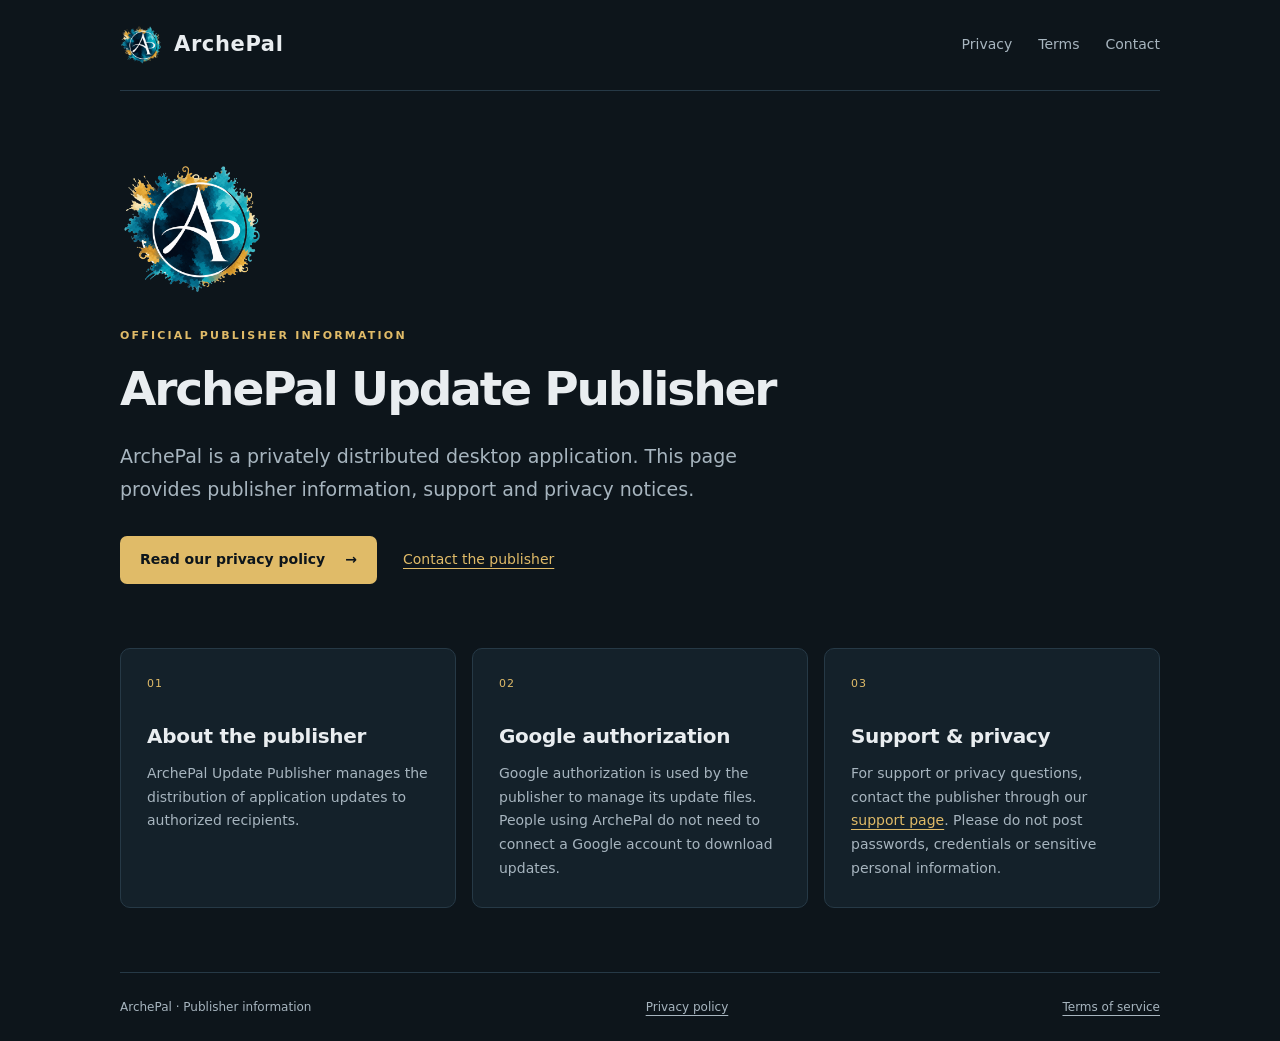
<file: index.html>
<!doctype html>
<html lang="en">
<head>
  <meta charset="utf-8">
  <meta name="viewport" content="width=device-width,initial-scale=1">
  <meta name="description" content="Official information, support and privacy notices for ArchePal Update Publisher.">
  <title>ArchePal Update Publisher</title>
  <link rel="icon" href="logo.png" type="image/png">
  <link rel="stylesheet" href="style.css">
</head>
<body>
  <header class="header wrap">
    <a class="brand" href="./"><img src="logo.png" width="42" height="42" alt=""><span>ArchePal</span></a>
    <nav aria-label="Main navigation"><a href="privacy.html">Privacy</a><a href="terms.html">Terms</a><a href="https://github.com/vibez729/archepal-info/issues">Contact</a></nav>
  </header>
  <main class="wrap">
    <section class="hero">
      <img class="hero-logo" src="logo.png" width="144" height="144" alt="ArchePal logo">
      <p class="eyebrow">Official publisher information</p>
      <h1>ArchePal Update Publisher</h1>
      <p class="lead">ArchePal is a privately distributed desktop application. This page provides publisher information, support and privacy notices.</p>
      <div class="actions"><a class="button" href="privacy.html">Read our privacy policy <span aria-hidden="true">→</span></a><a class="text-link" href="https://github.com/vibez729/archepal-info/issues">Contact the publisher</a></div>
    </section>
    <section class="cards" aria-label="Publisher information">
      <article class="card"><p class="number">01</p><h2>About the publisher</h2><p>ArchePal Update Publisher manages the distribution of application updates to authorized recipients.</p></article>
      <article class="card"><p class="number">02</p><h2>Google authorization</h2><p>Google authorization is used by the publisher to manage its update files. People using ArchePal do not need to connect a Google account to download updates.</p></article>
      <article class="card"><p class="number">03</p><h2>Support &amp; privacy</h2><p>For support or privacy questions, contact the publisher through our <a href="https://github.com/vibez729/archepal-info/issues">support page</a>. Please do not post passwords, credentials or sensitive personal information.</p></article>
    </section>
  </main>
  <footer class="footer wrap"><span>ArchePal · Publisher information</span><a href="privacy.html">Privacy policy</a><a href="terms.html">Terms of service</a></footer>
</body>
</html>
</file>
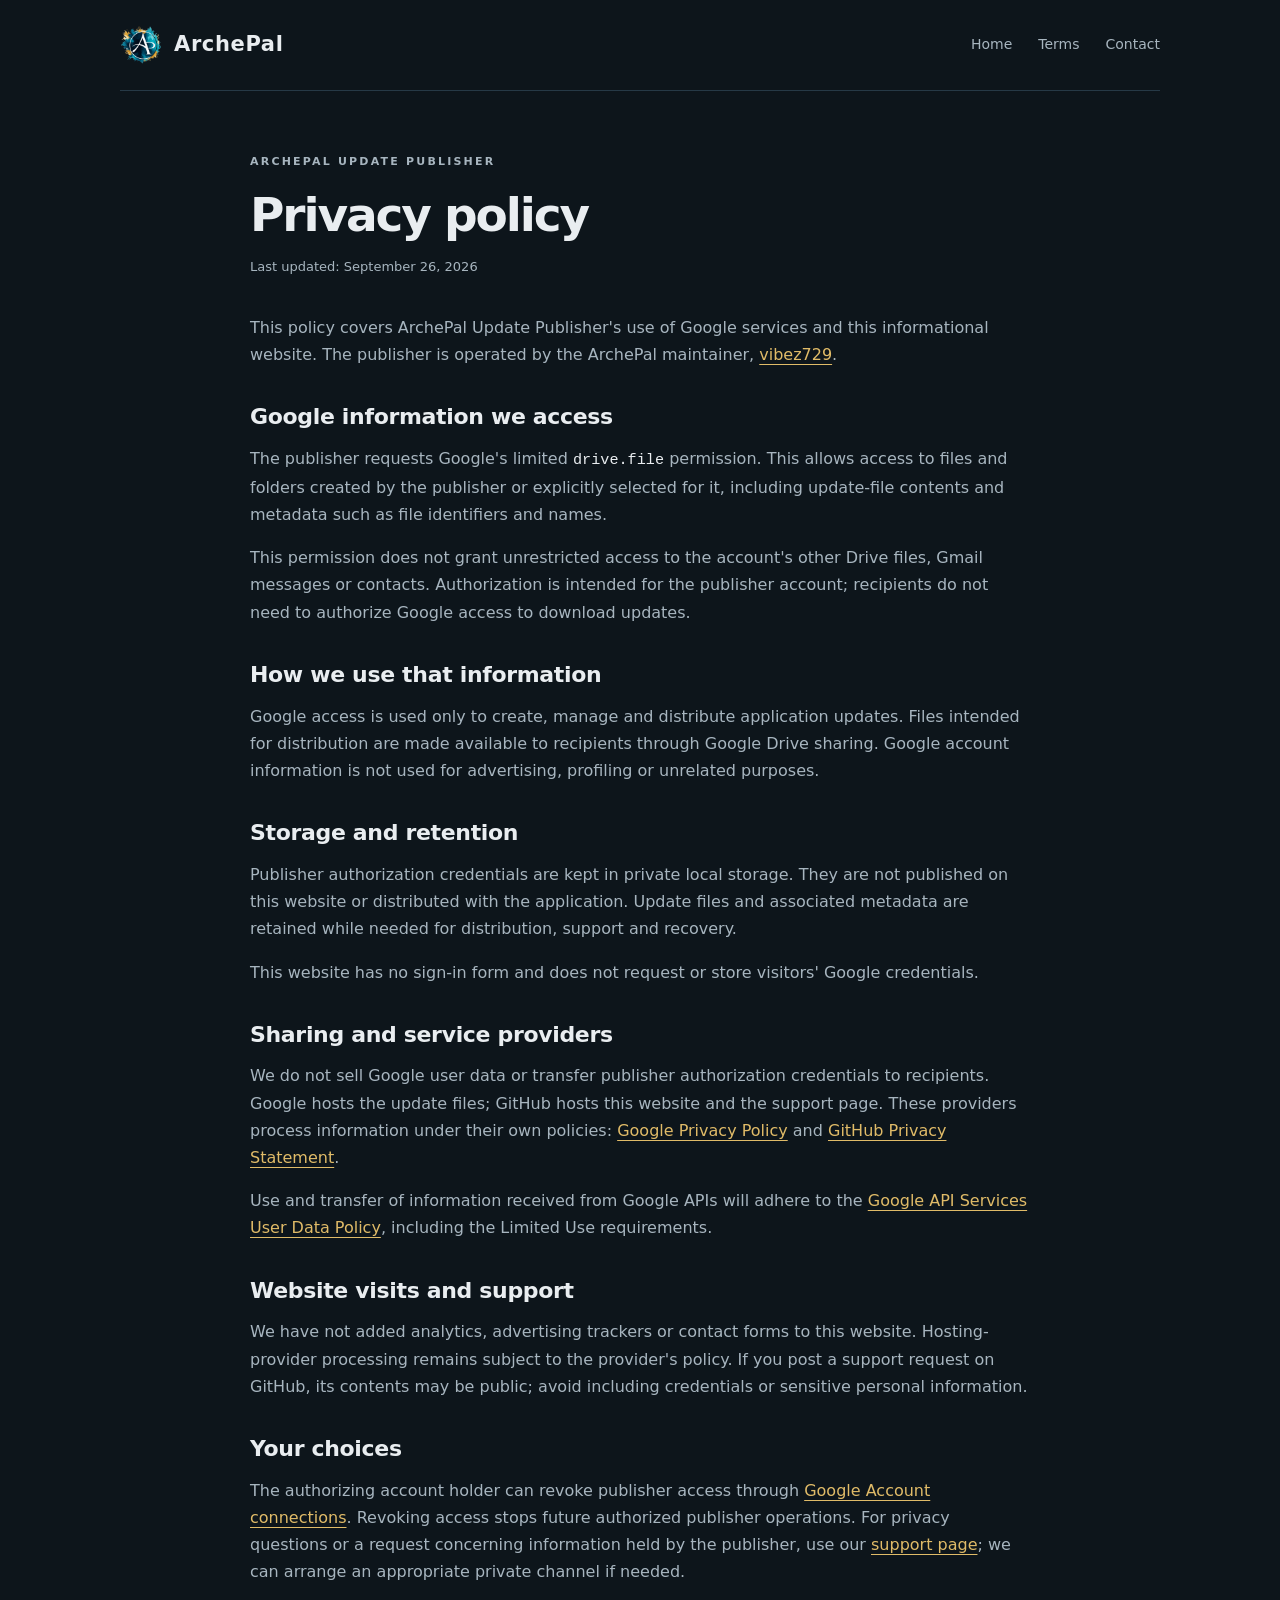
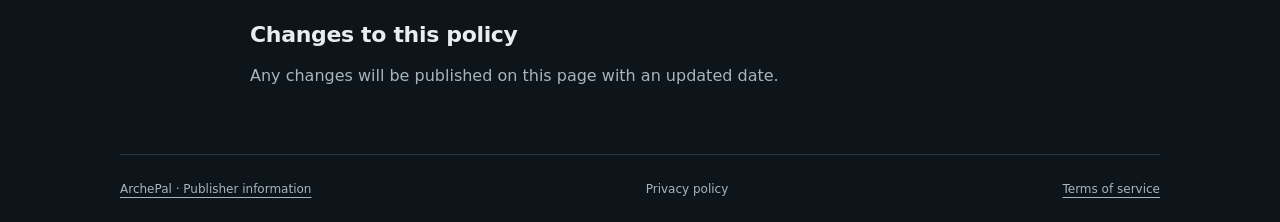
<file: privacy.html>
<!doctype html>
<html lang="en">
<head>
  <meta charset="utf-8">
  <meta name="viewport" content="width=device-width,initial-scale=1">
  <meta name="description" content="Privacy policy for ArchePal Update Publisher and its informational website.">
  <title>Privacy Policy · ArchePal Update Publisher</title>
  <link rel="icon" href="logo.png" type="image/png">
  <link rel="stylesheet" href="style.css">
</head>
<body>
  <header class="header wrap">
    <a class="brand" href="./"><img src="logo.png" width="42" height="42" alt=""><span>ArchePal</span></a>
    <nav aria-label="Main navigation"><a href="./">Home</a><a href="terms.html">Terms</a><a href="https://github.com/vibez729/archepal-info/issues">Contact</a></nav>
  </header>
  <main class="wrap policy">
    <p class="eyebrow">ArchePal Update Publisher</p>
    <h1>Privacy policy</h1>
    <p class="updated">Last updated: September 26, 2026</p>
    <p>This policy covers ArchePal Update Publisher's use of Google services and this informational website. The publisher is operated by the ArchePal maintainer, <a href="https://github.com/vibez729">vibez729</a>.</p>
    <section><h2>Google information we access</h2><p>The publisher requests Google's limited <code>drive.file</code> permission. This allows access to files and folders created by the publisher or explicitly selected for it, including update-file contents and metadata such as file identifiers and names.</p><p>This permission does not grant unrestricted access to the account's other Drive files, Gmail messages or contacts. Authorization is intended for the publisher account; recipients do not need to authorize Google access to download updates.</p></section>
    <section><h2>How we use that information</h2><p>Google access is used only to create, manage and distribute application updates. Files intended for distribution are made available to recipients through Google Drive sharing. Google account information is not used for advertising, profiling or unrelated purposes.</p></section>
    <section><h2>Storage and retention</h2><p>Publisher authorization credentials are kept in private local storage. They are not published on this website or distributed with the application. Update files and associated metadata are retained while needed for distribution, support and recovery.</p><p>This website has no sign-in form and does not request or store visitors' Google credentials.</p></section>
    <section><h2>Sharing and service providers</h2><p>We do not sell Google user data or transfer publisher authorization credentials to recipients. Google hosts the update files; GitHub hosts this website and the support page. These providers process information under their own policies: <a href="https://policies.google.com/privacy">Google Privacy Policy</a> and <a href="https://docs.github.com/en/site-policy/privacy-policies/github-general-privacy-statement">GitHub Privacy Statement</a>.</p><p>Use and transfer of information received from Google APIs will adhere to the <a href="https://developers.google.com/terms/api-services-user-data-policy">Google API Services User Data Policy</a>, including the Limited Use requirements.</p></section>
    <section><h2>Website visits and support</h2><p>We have not added analytics, advertising trackers or contact forms to this website. Hosting-provider processing remains subject to the provider's policy. If you post a support request on GitHub, its contents may be public; avoid including credentials or sensitive personal information.</p></section>
    <section><h2>Your choices</h2><p>The authorizing account holder can revoke publisher access through <a href="https://myaccount.google.com/connections">Google Account connections</a>. Revoking access stops future authorized publisher operations. For privacy questions or a request concerning information held by the publisher, use our <a href="https://github.com/vibez729/archepal-info/issues">support page</a>; we can arrange an appropriate private channel if needed.</p></section>
    <section><h2>Changes to this policy</h2><p>Any changes will be published on this page with an updated date.</p></section>
  </main>
  <footer class="footer wrap"><a href="./">ArchePal · Publisher information</a><span>Privacy policy</span><a href="terms.html">Terms of service</a></footer>
</body>
</html>
</file>
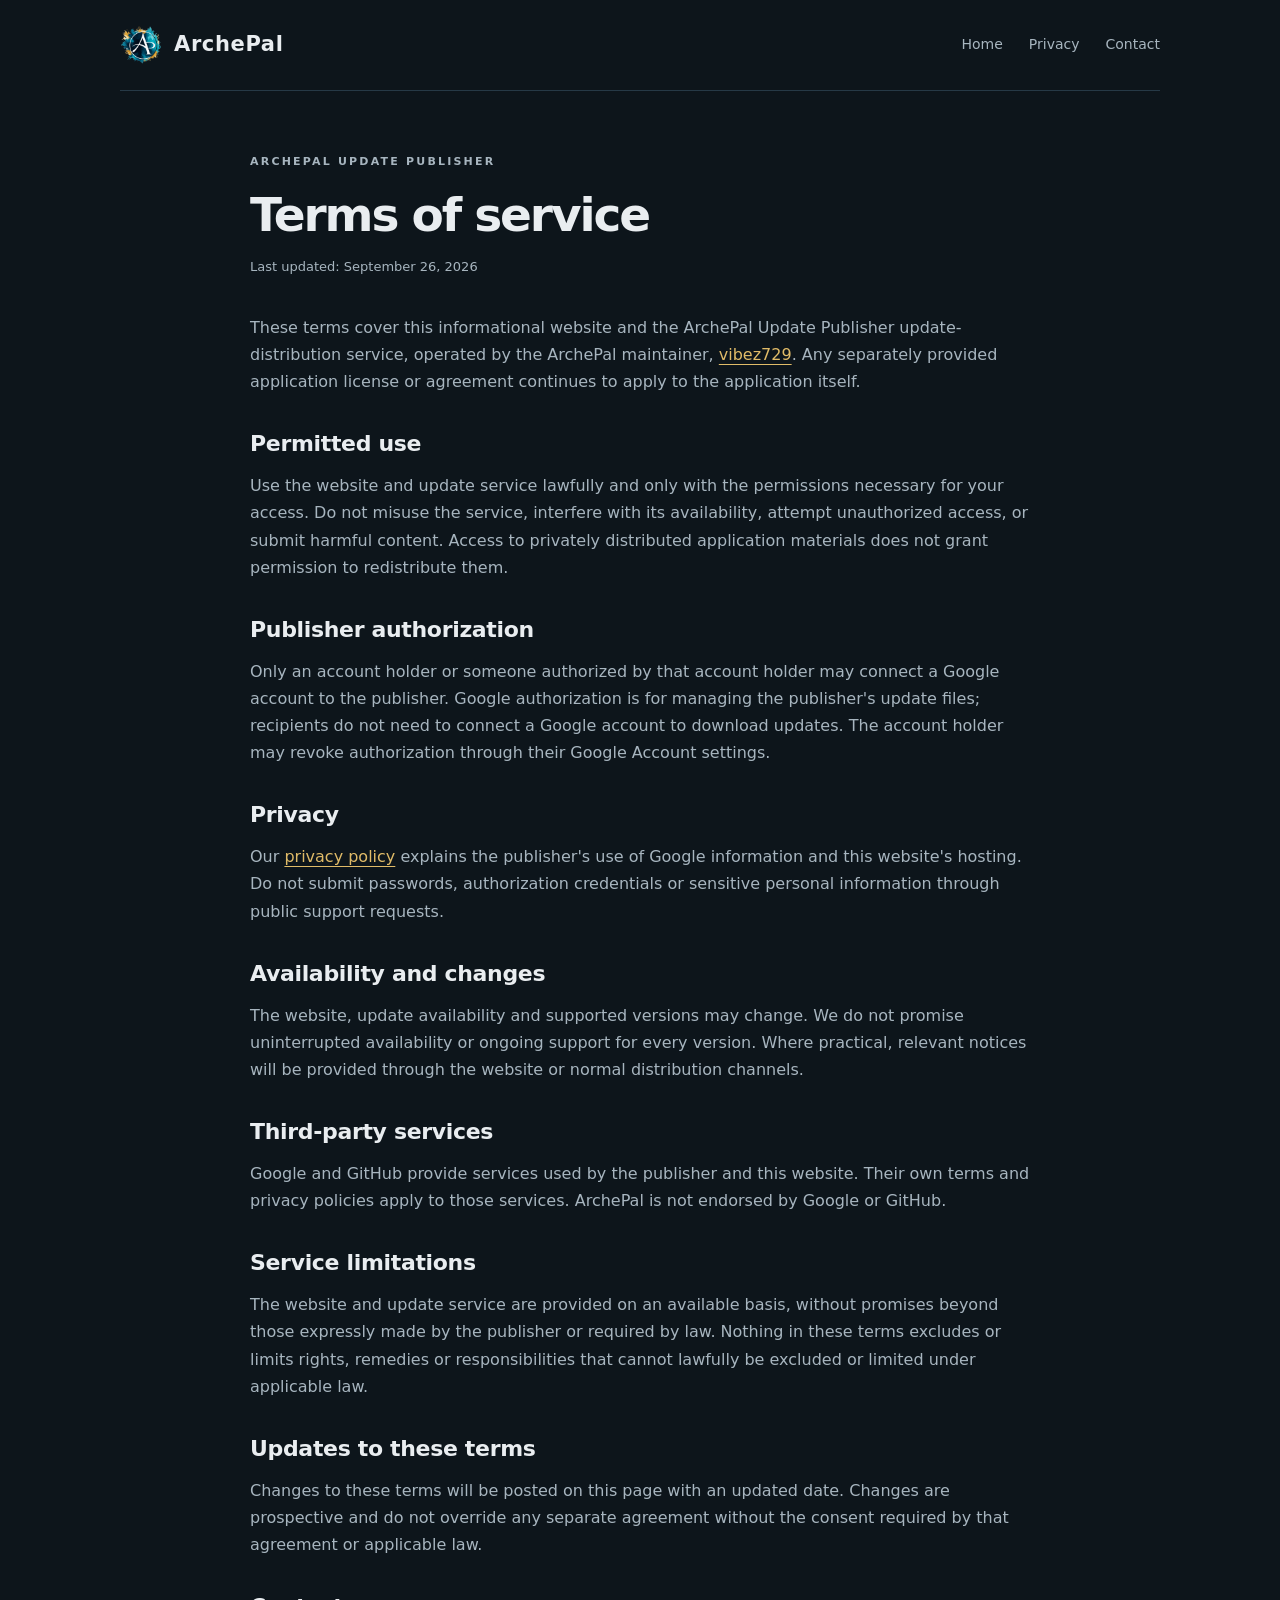
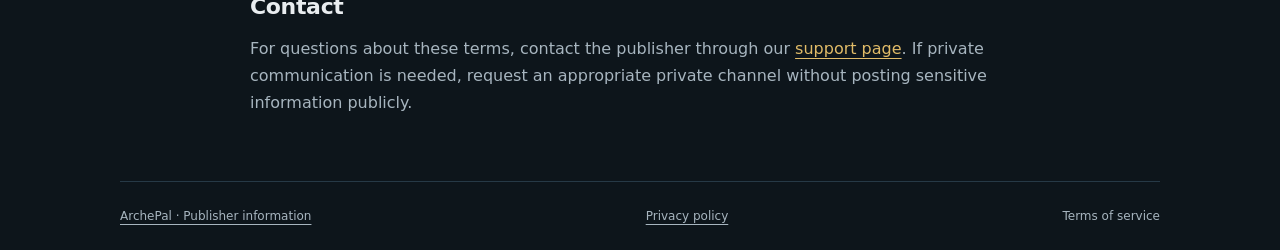
<file: terms.html>
<!doctype html>
<html lang="en">
<head>
  <meta charset="utf-8">
  <meta name="viewport" content="width=device-width,initial-scale=1">
  <meta name="description" content="Terms of service for ArchePal Update Publisher and its informational website.">
  <title>Terms of Service · ArchePal Update Publisher</title>
  <link rel="icon" href="logo.png" type="image/png">
  <link rel="stylesheet" href="style.css">
</head>
<body>
  <header class="header wrap">
    <a class="brand" href="./"><img src="logo.png" width="42" height="42" alt=""><span>ArchePal</span></a>
    <nav aria-label="Main navigation"><a href="./">Home</a><a href="privacy.html">Privacy</a><a href="https://github.com/vibez729/archepal-info/issues">Contact</a></nav>
  </header>
  <main class="wrap policy">
    <p class="eyebrow">ArchePal Update Publisher</p>
    <h1>Terms of service</h1>
    <p class="updated">Last updated: September 26, 2026</p>
    <p>These terms cover this informational website and the ArchePal Update Publisher update-distribution service, operated by the ArchePal maintainer, <a href="https://github.com/vibez729">vibez729</a>. Any separately provided application license or agreement continues to apply to the application itself.</p>
    <section><h2>Permitted use</h2><p>Use the website and update service lawfully and only with the permissions necessary for your access. Do not misuse the service, interfere with its availability, attempt unauthorized access, or submit harmful content. Access to privately distributed application materials does not grant permission to redistribute them.</p></section>
    <section><h2>Publisher authorization</h2><p>Only an account holder or someone authorized by that account holder may connect a Google account to the publisher. Google authorization is for managing the publisher's update files; recipients do not need to connect a Google account to download updates. The account holder may revoke authorization through their Google Account settings.</p></section>
    <section><h2>Privacy</h2><p>Our <a href="privacy.html">privacy policy</a> explains the publisher's use of Google information and this website's hosting. Do not submit passwords, authorization credentials or sensitive personal information through public support requests.</p></section>
    <section><h2>Availability and changes</h2><p>The website, update availability and supported versions may change. We do not promise uninterrupted availability or ongoing support for every version. Where practical, relevant notices will be provided through the website or normal distribution channels.</p></section>
    <section><h2>Third-party services</h2><p>Google and GitHub provide services used by the publisher and this website. Their own terms and privacy policies apply to those services. ArchePal is not endorsed by Google or GitHub.</p></section>
    <section><h2>Service limitations</h2><p>The website and update service are provided on an available basis, without promises beyond those expressly made by the publisher or required by law. Nothing in these terms excludes or limits rights, remedies or responsibilities that cannot lawfully be excluded or limited under applicable law.</p></section>
    <section><h2>Updates to these terms</h2><p>Changes to these terms will be posted on this page with an updated date. Changes are prospective and do not override any separate agreement without the consent required by that agreement or applicable law.</p></section>
    <section><h2>Contact</h2><p>For questions about these terms, contact the publisher through our <a href="https://github.com/vibez729/archepal-info/issues">support page</a>. If private communication is needed, request an appropriate private channel without posting sensitive information publicly.</p></section>
  </main>
  <footer class="footer wrap"><a href="./">ArchePal · Publisher information</a><a href="privacy.html">Privacy policy</a><span>Terms of service</span></footer>
</body>
</html>
</file>
<file: style.css>
:root{color-scheme:dark;--bg:#0d151b;--panel:#14212a;--text:#e9edf0;--muted:#a7b5bf;--gold:#e0bb68;--line:#263946}
*{box-sizing:border-box}body{margin:0;background:var(--bg);color:var(--text);font:16px/1.7 system-ui,-apple-system,BlinkMacSystemFont,"Segoe UI",sans-serif}a{color:var(--gold);text-underline-offset:4px}a:hover{color:#ffe0a0}a:focus-visible{outline:2px solid var(--gold);outline-offset:6px;border-radius:3px}.wrap{width:min(1040px,calc(100% - 48px));margin-inline:auto}.header{display:flex;align-items:center;justify-content:space-between;gap:24px;padding-block:24px;border-bottom:1px solid var(--line)}.brand{display:flex;align-items:center;gap:12px;text-decoration:none;color:var(--text);font-size:21px;font-weight:650;letter-spacing:.03em}.brand img{object-fit:contain}.header nav{display:flex;gap:26px}.header nav a{color:var(--muted);font-size:14px;text-decoration:none}.header nav a:hover{color:var(--gold)}.hero{padding:66px 0 64px;max-width:780px}.hero-logo{display:block;object-fit:contain;margin-bottom:26px}.eyebrow{font-size:11px;font-weight:650;letter-spacing:.2em;text-transform:uppercase;color:var(--gold);margin:0 0 16px}h1{font-size:clamp(30px,4.5vw,47px);line-height:1.15;letter-spacing:-.045em;font-weight:650;margin:0 0 24px}h2{font-weight:600;letter-spacing:-.015em;font-size:20px;line-height:1.4;margin:0 0 12px}p{margin:0 0 16px}.lead{max-width:650px;color:var(--muted);font-size:19px;line-height:1.75}.actions{display:flex;align-items:center;gap:26px;flex-wrap:wrap;margin-top:30px}.button{display:inline-flex;gap:20px;align-items:center;background:var(--gold);color:var(--bg);padding:12px 20px;border-radius:7px;font-weight:650;font-size:14px;text-decoration:none}.button:hover{background:#edce87;color:var(--bg)}.text-link{font-size:14px}.cards{display:grid;grid-template-columns:repeat(3,1fr);gap:16px}.card{background:var(--panel);border:1px solid var(--line);border-radius:10px;padding:26px}.card p{font-size:14px;color:var(--muted);margin-bottom:0}.card .number{font-size:11px;letter-spacing:.1em;color:var(--gold);margin-bottom:28px}.footer{border-top:1px solid var(--line);margin-top:64px;padding-block:24px;display:flex;justify-content:space-between;gap:20px;font-size:12px;color:var(--muted)}.footer a{color:var(--muted)}.policy{max-width:780px;padding-top:62px}.policy h1{margin-bottom:14px}.updated{color:var(--muted);font-size:13px;margin-bottom:36px}.policy section{margin-top:34px}.policy p{color:var(--muted)}.policy code{color:var(--text);font-size:.95em}.policy h2{font-size:22px}@media(max-width:720px){.wrap{width:calc(100% - 36px)}.cards{grid-template-columns:1fr}.hero{padding-block:42px}.hero-logo{width:112px;height:112px}.header nav{gap:18px}.lead{font-size:17px}.footer{margin-top:42px}.policy{padding-top:40px}}
@media(max-width:480px){.header{flex-wrap:wrap}.header nav{width:100%;justify-content:flex-start}.footer{flex-wrap:wrap}}
</file>
